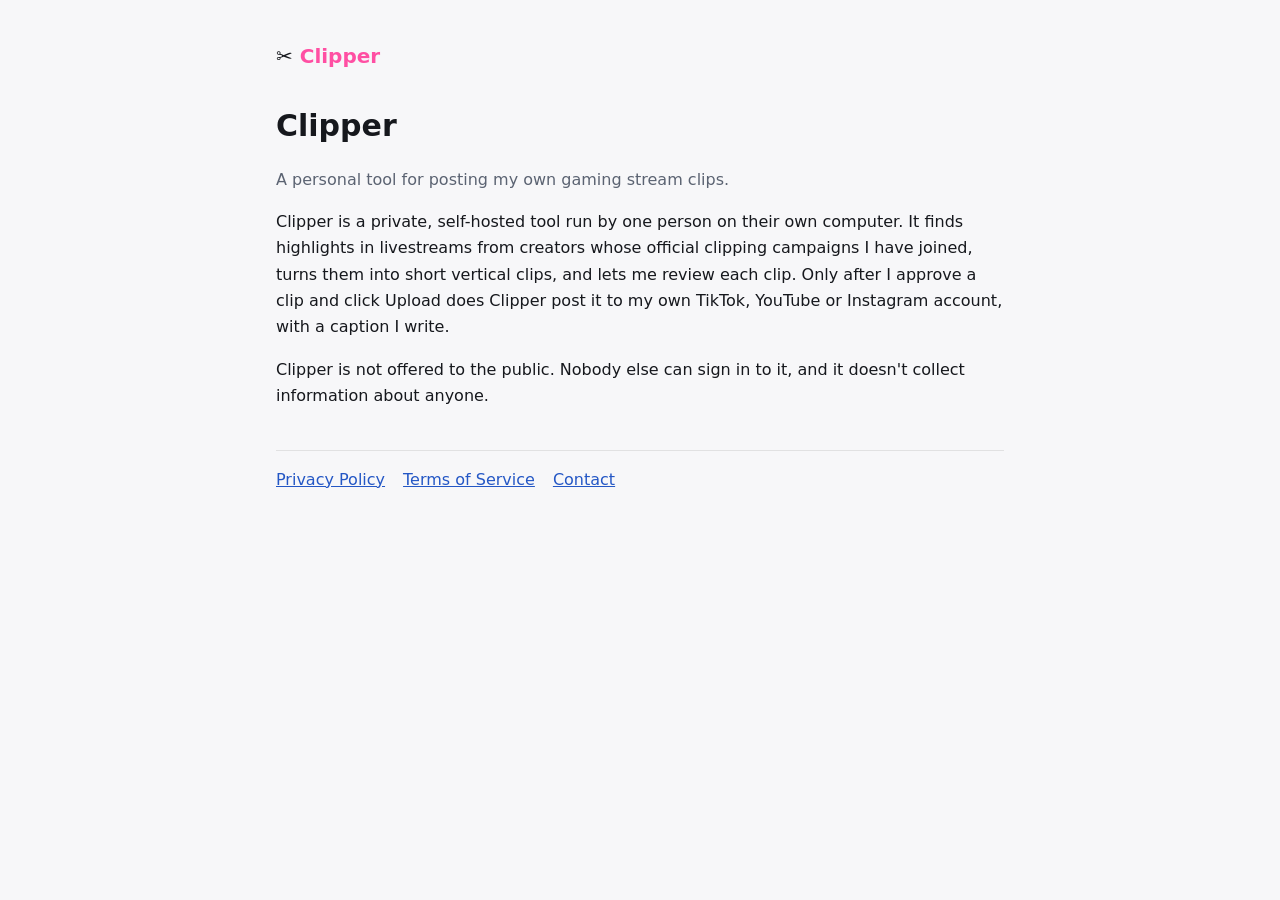
<file: index.html>
<!doctype html>
<html lang="en"><head><meta charset="utf-8"><meta name="viewport" content="width=device-width, initial-scale=1">
<title>Clipper</title><link rel="stylesheet" href="style.css"></head>
<body><main>
<div class="logo">✂ <span>Clipper</span></div>
<h1>Clipper</h1>
<p class="dim">A personal tool for posting my own gaming stream clips.</p>
<p>Clipper is a private, self-hosted tool run by one person on their own computer. It finds highlights in
livestreams from creators whose official clipping campaigns I have joined, turns them into short vertical
clips, and lets me review each clip. Only after I approve a clip and click Upload does Clipper post it to my
own TikTok, YouTube or Instagram account, with a caption I write.</p>
<p>Clipper is not offered to the public. Nobody else can sign in to it, and it doesn't collect information
about anyone.</p>
<nav><a href="privacy.html">Privacy Policy</a><a href="terms.html">Terms of Service</a><a href="mailto:streamingchaoshq@gmail.com">Contact</a></nav>
</main></body></html>
</file>
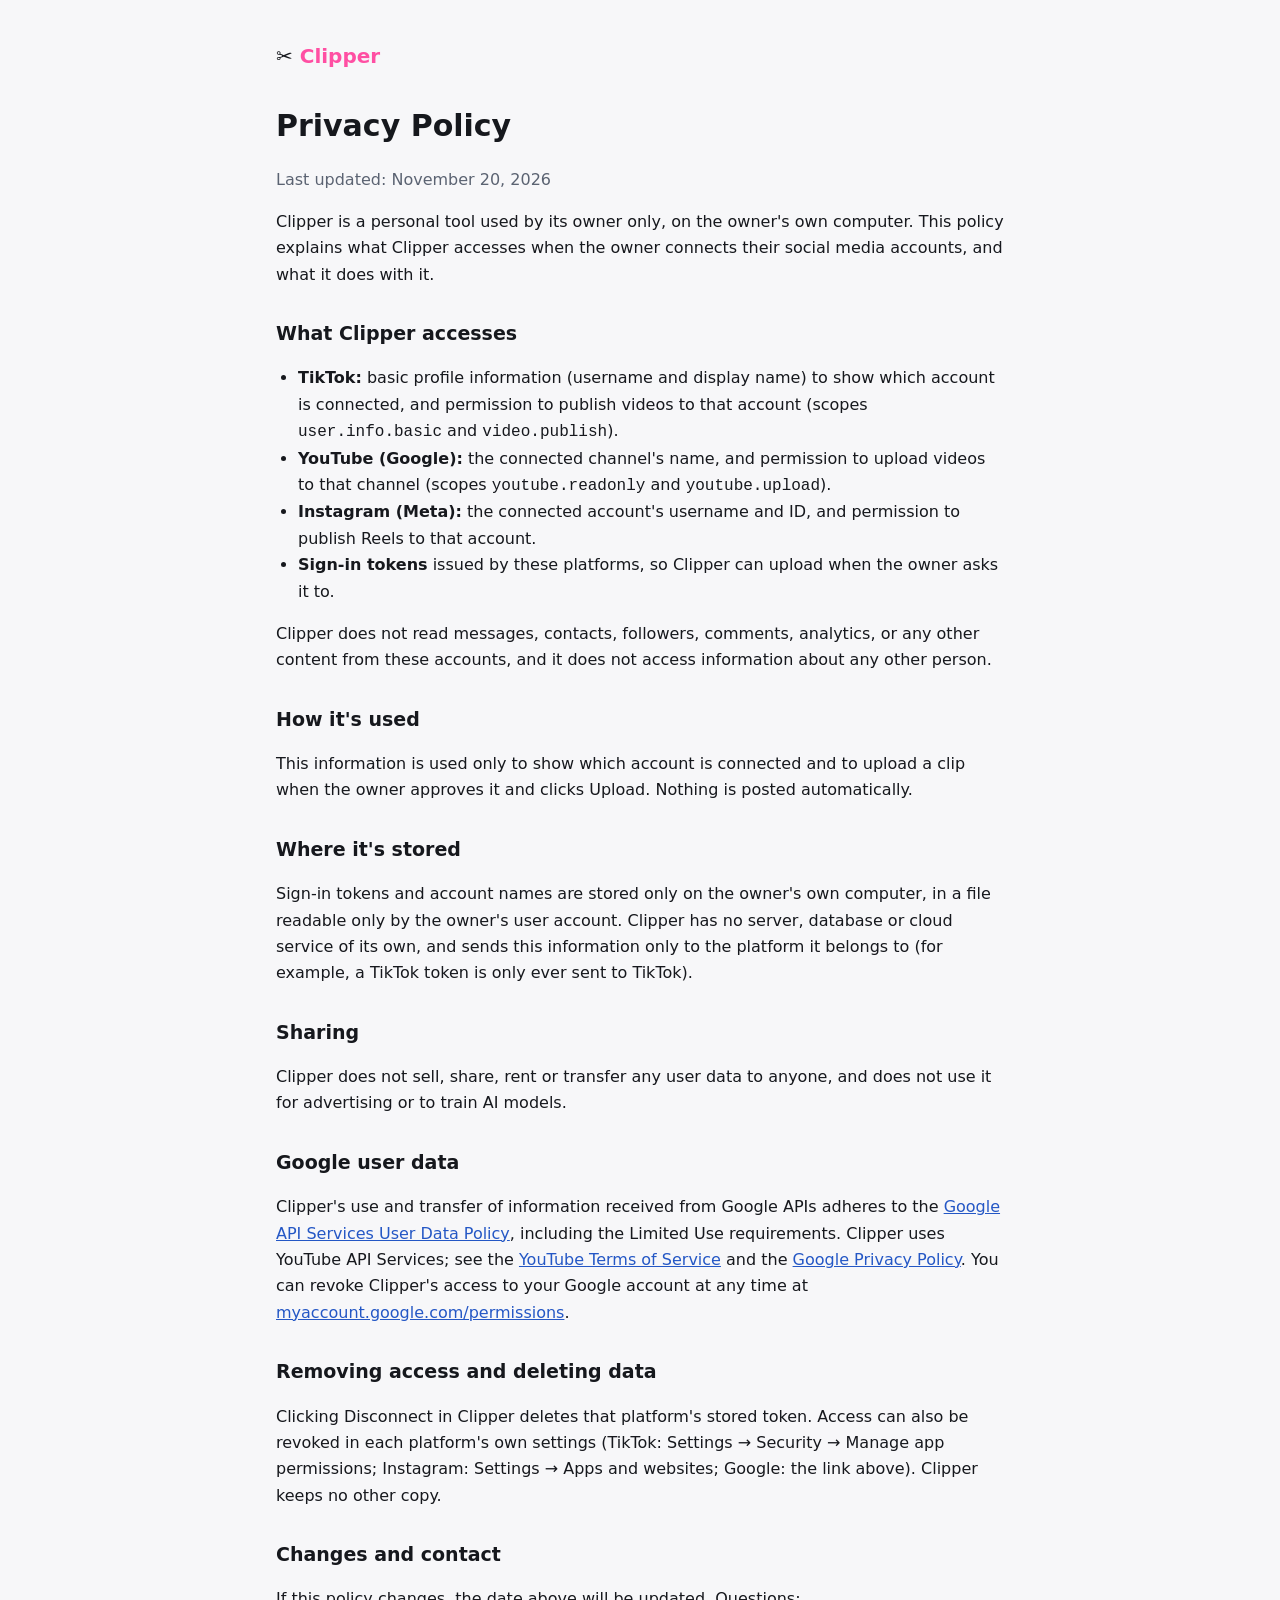
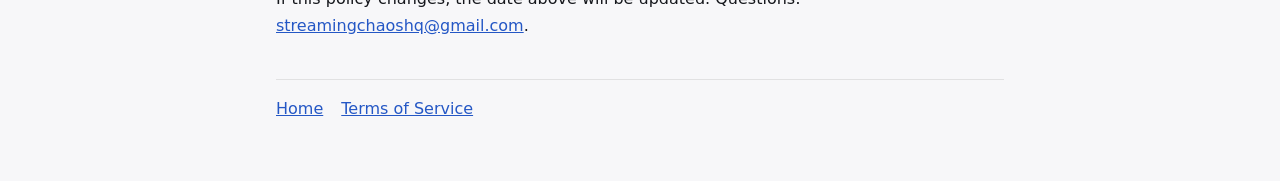
<file: privacy.html>
<!doctype html>
<html lang="en"><head><meta charset="utf-8"><meta name="viewport" content="width=device-width, initial-scale=1">
<title>Clipper Privacy Policy</title><link rel="stylesheet" href="style.css"></head>
<body><main>
<div class="logo">✂ <a href="index.html" style="color:inherit;text-decoration:none"><span>Clipper</span></a></div>
<h1>Privacy Policy</h1>
<p class="dim">Last updated: November 20, 2026</p>

<p>Clipper is a personal tool used by its owner only, on the owner's own computer. This policy explains
what Clipper accesses when the owner connects their social media accounts, and what it does with it.</p>

<h2>What Clipper accesses</h2>
<ul>
  <li><b>TikTok:</b> basic profile information (username and display name) to show which account is
  connected, and permission to publish videos to that account (scopes <code>user.info.basic</code> and
  <code>video.publish</code>).</li>
  <li><b>YouTube (Google):</b> the connected channel's name, and permission to upload videos to that channel
  (scopes <code>youtube.readonly</code> and <code>youtube.upload</code>).</li>
  <li><b>Instagram (Meta):</b> the connected account's username and ID, and permission to publish Reels to
  that account.</li>
  <li><b>Sign-in tokens</b> issued by these platforms, so Clipper can upload when the owner asks it to.</li>
</ul>
<p>Clipper does not read messages, contacts, followers, comments, analytics, or any other content from these
accounts, and it does not access information about any other person.</p>

<h2>How it's used</h2>
<p>This information is used only to show which account is connected and to upload a clip when the owner
approves it and clicks Upload. Nothing is posted automatically.</p>

<h2>Where it's stored</h2>
<p>Sign-in tokens and account names are stored only on the owner's own computer, in a file readable only by
the owner's user account. Clipper has no server, database or cloud service of its own, and sends this
information only to the platform it belongs to (for example, a TikTok token is only ever sent to TikTok).</p>

<h2>Sharing</h2>
<p>Clipper does not sell, share, rent or transfer any user data to anyone, and does not use it for
advertising or to train AI models.</p>

<h2>Google user data</h2>
<p>Clipper's use and transfer of information received from Google APIs adheres to the
<a href="https://developers.google.com/terms/api-services-user-data-policy">Google API Services User Data Policy</a>,
including the Limited Use requirements. Clipper uses YouTube API Services; see the
<a href="https://www.youtube.com/t/terms">YouTube Terms of Service</a> and the
<a href="https://policies.google.com/privacy">Google Privacy Policy</a>. You can revoke Clipper's access to your
Google account at any time at <a href="https://myaccount.google.com/permissions">myaccount.google.com/permissions</a>.</p>

<h2>Removing access and deleting data</h2>
<p>Clicking Disconnect in Clipper deletes that platform's stored token. Access can also be revoked in each
platform's own settings (TikTok: Settings → Security → Manage app permissions; Instagram: Settings → Apps and
websites; Google: the link above). Clipper keeps no other copy.</p>

<h2>Changes and contact</h2>
<p>If this policy changes, the date above will be updated. Questions:
<a href="mailto:streamingchaoshq@gmail.com">streamingchaoshq@gmail.com</a>.</p>
<nav><a href="index.html">Home</a><a href="terms.html">Terms of Service</a></nav>
</main></body></html>
</file>
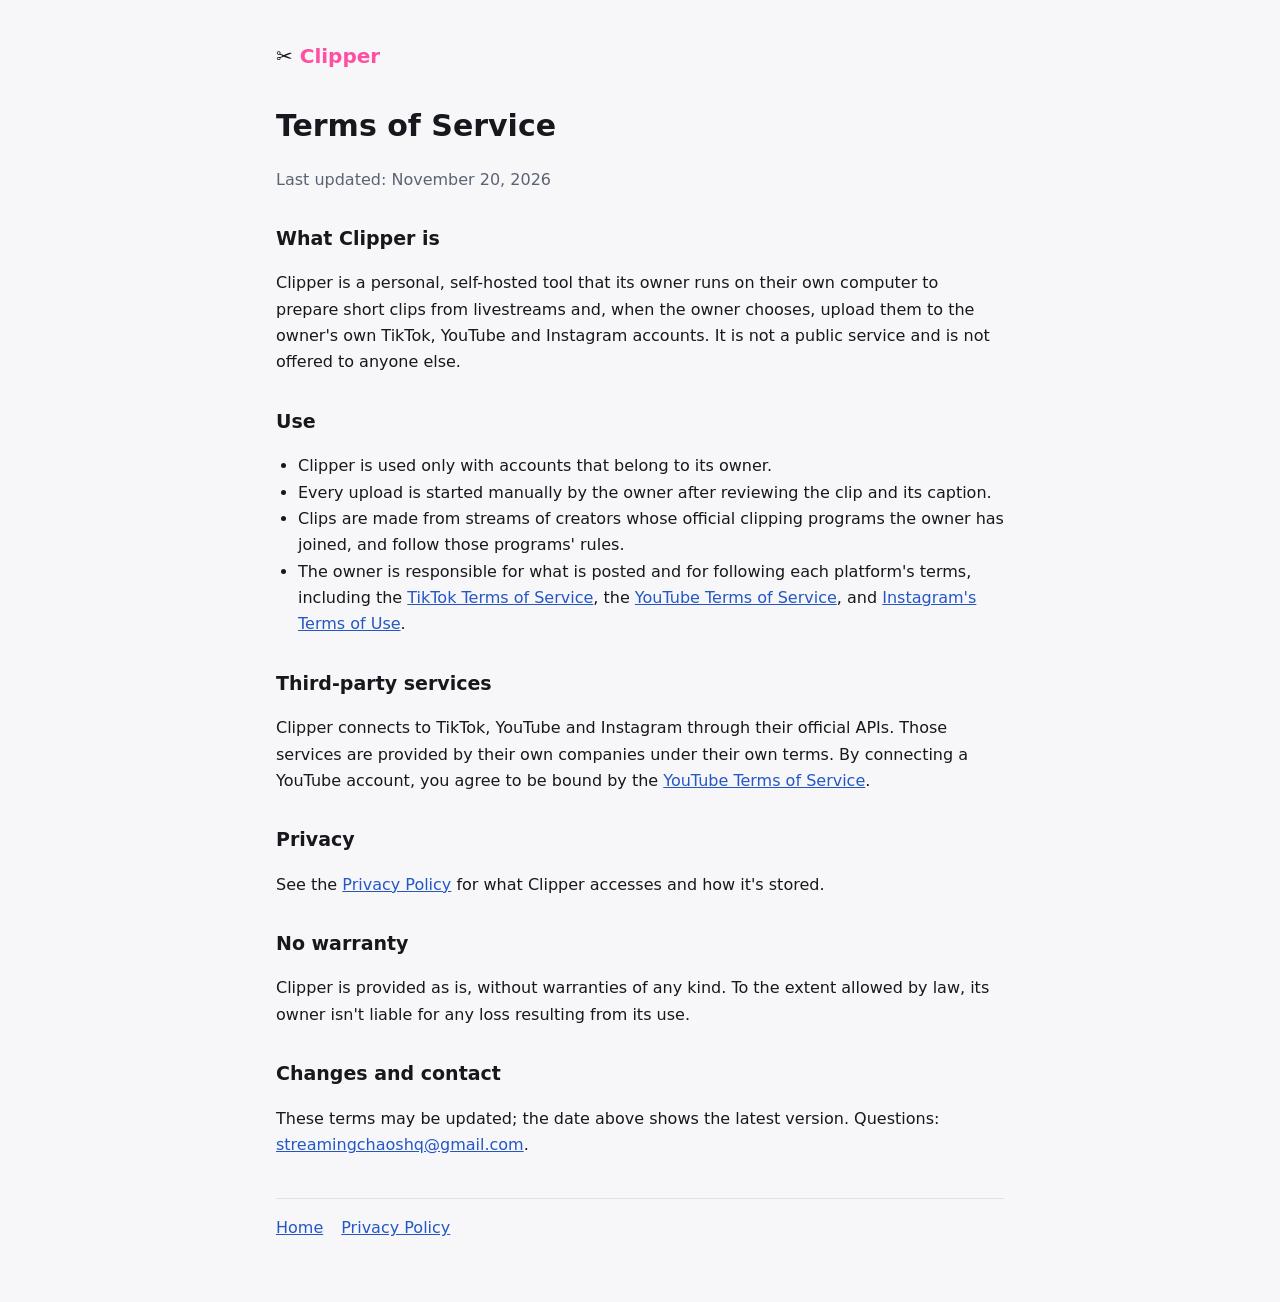
<file: terms.html>
<!doctype html>
<html lang="en"><head><meta charset="utf-8"><meta name="viewport" content="width=device-width, initial-scale=1">
<title>Clipper Terms of Service</title><link rel="stylesheet" href="style.css"></head>
<body><main>
<div class="logo">✂ <a href="index.html" style="color:inherit;text-decoration:none"><span>Clipper</span></a></div>
<h1>Terms of Service</h1>
<p class="dim">Last updated: November 20, 2026</p>

<h2>What Clipper is</h2>
<p>Clipper is a personal, self-hosted tool that its owner runs on their own computer to prepare short clips
from livestreams and, when the owner chooses, upload them to the owner's own TikTok, YouTube and Instagram
accounts. It is not a public service and is not offered to anyone else.</p>

<h2>Use</h2>
<ul>
  <li>Clipper is used only with accounts that belong to its owner.</li>
  <li>Every upload is started manually by the owner after reviewing the clip and its caption.</li>
  <li>Clips are made from streams of creators whose official clipping programs the owner has joined, and
  follow those programs' rules.</li>
  <li>The owner is responsible for what is posted and for following each platform's terms, including the
  <a href="https://www.tiktok.com/legal/terms-of-service">TikTok Terms of Service</a>, the
  <a href="https://www.youtube.com/t/terms">YouTube Terms of Service</a>, and
  <a href="https://help.instagram.com/581066165581870">Instagram's Terms of Use</a>.</li>
</ul>

<h2>Third-party services</h2>
<p>Clipper connects to TikTok, YouTube and Instagram through their official APIs. Those services are provided
by their own companies under their own terms. By connecting a YouTube account, you agree to be bound by the
<a href="https://www.youtube.com/t/terms">YouTube Terms of Service</a>.</p>

<h2>Privacy</h2>
<p>See the <a href="privacy.html">Privacy Policy</a> for what Clipper accesses and how it's stored.</p>

<h2>No warranty</h2>
<p>Clipper is provided as is, without warranties of any kind. To the extent allowed by law, its owner isn't
liable for any loss resulting from its use.</p>

<h2>Changes and contact</h2>
<p>These terms may be updated; the date above shows the latest version. Questions:
<a href="mailto:streamingchaoshq@gmail.com">streamingchaoshq@gmail.com</a>.</p>
<nav><a href="index.html">Home</a><a href="privacy.html">Privacy Policy</a></nav>
</main></body></html>
</file>
<file: style.css>
:root{--bg:#0e1014;--panel:#161a21;--text:#e8eaee;--dim:#9aa3b2;--accent:#ff4fa3;--link:#6aa8ff}
@media (prefers-color-scheme: light){:root{--bg:#f7f7f9;--panel:#fff;--text:#16181d;--dim:#5b6372;--link:#2457c5}}
*{box-sizing:border-box}
body{margin:0;background:var(--bg);color:var(--text);font:16px/1.65 system-ui,-apple-system,"Segoe UI",Roboto,sans-serif}
main{max-width:760px;margin:0 auto;padding:40px 16px 60px}
h1{font-size:30px;margin:0 0 4px} h2{font-size:19px;margin:30px 0 8px}
.logo{font-weight:800;font-size:20px;margin-bottom:28px}
.logo span{color:var(--accent)}
.dim{color:var(--dim)} a{color:var(--link)}
nav{margin-top:40px;padding-top:16px;border-top:1px solid #8883;display:flex;gap:18px;flex-wrap:wrap}
ul{padding-left:22px}
</file>
